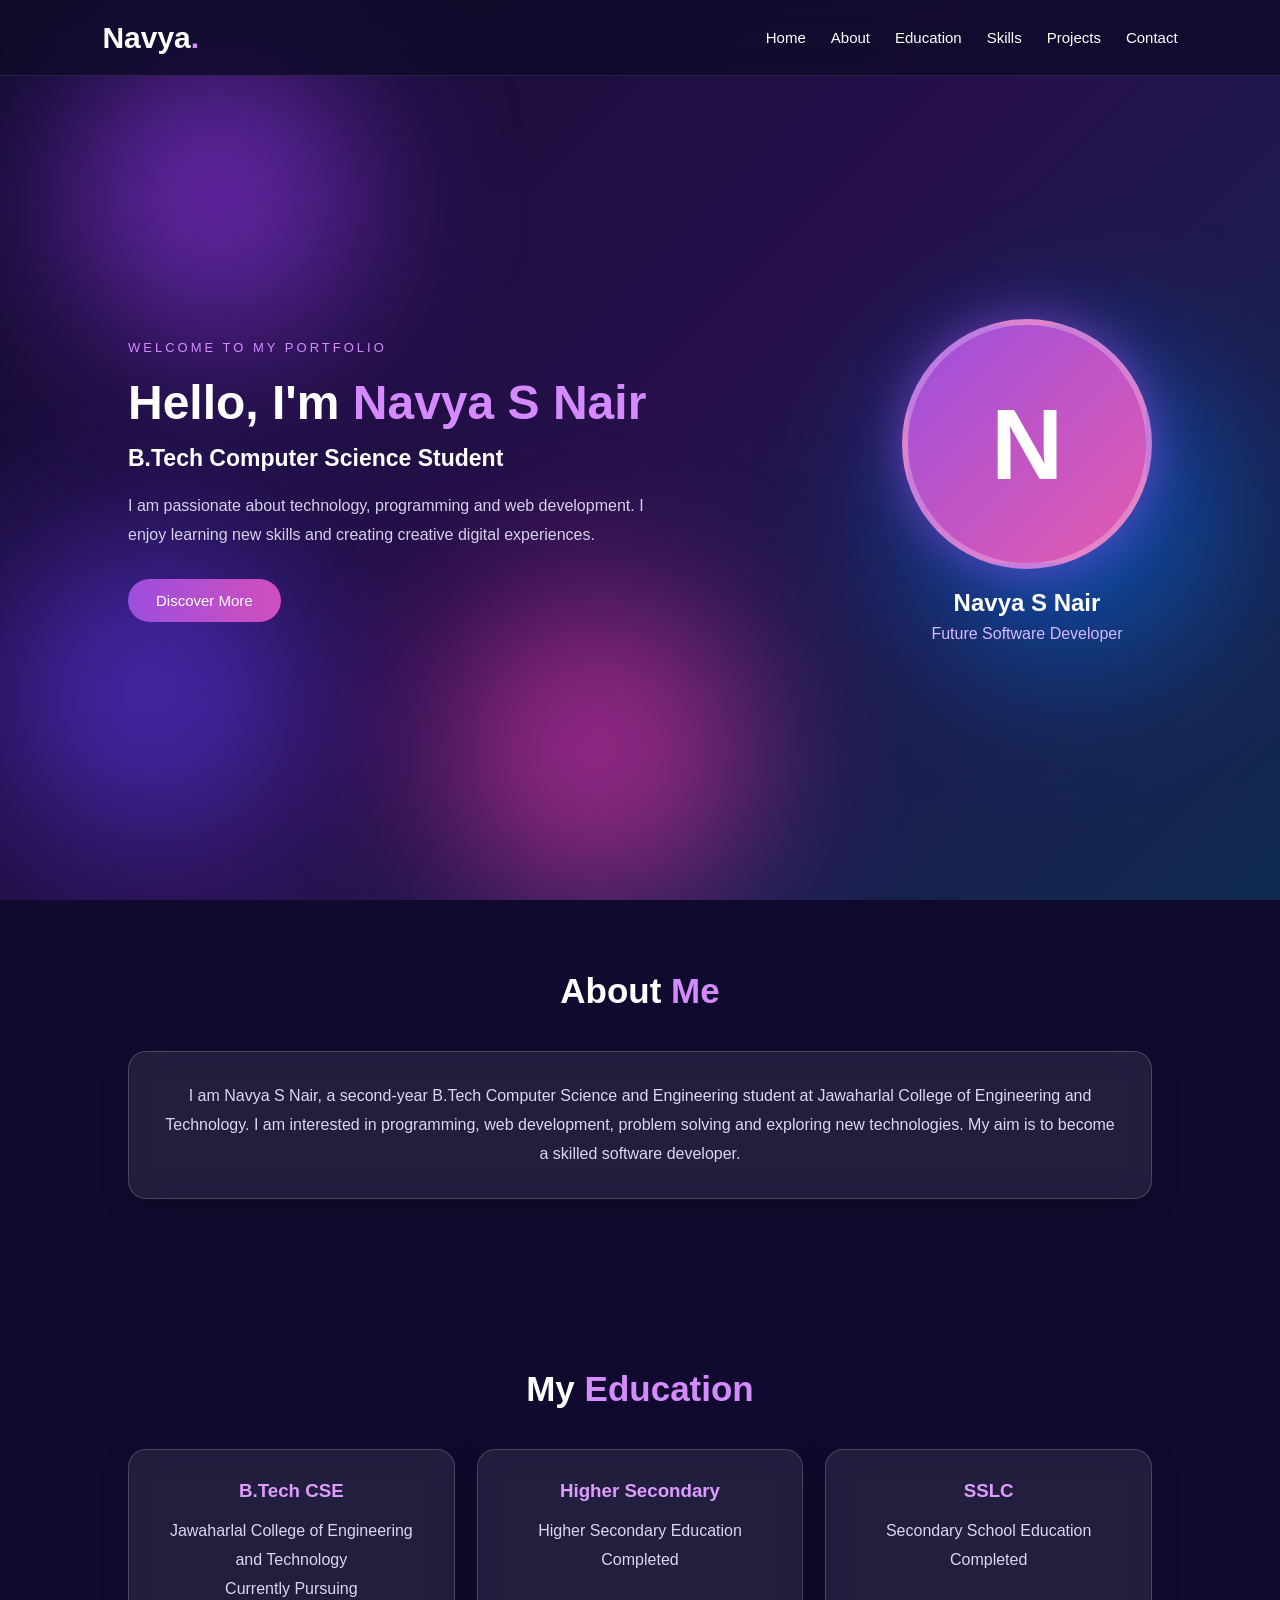
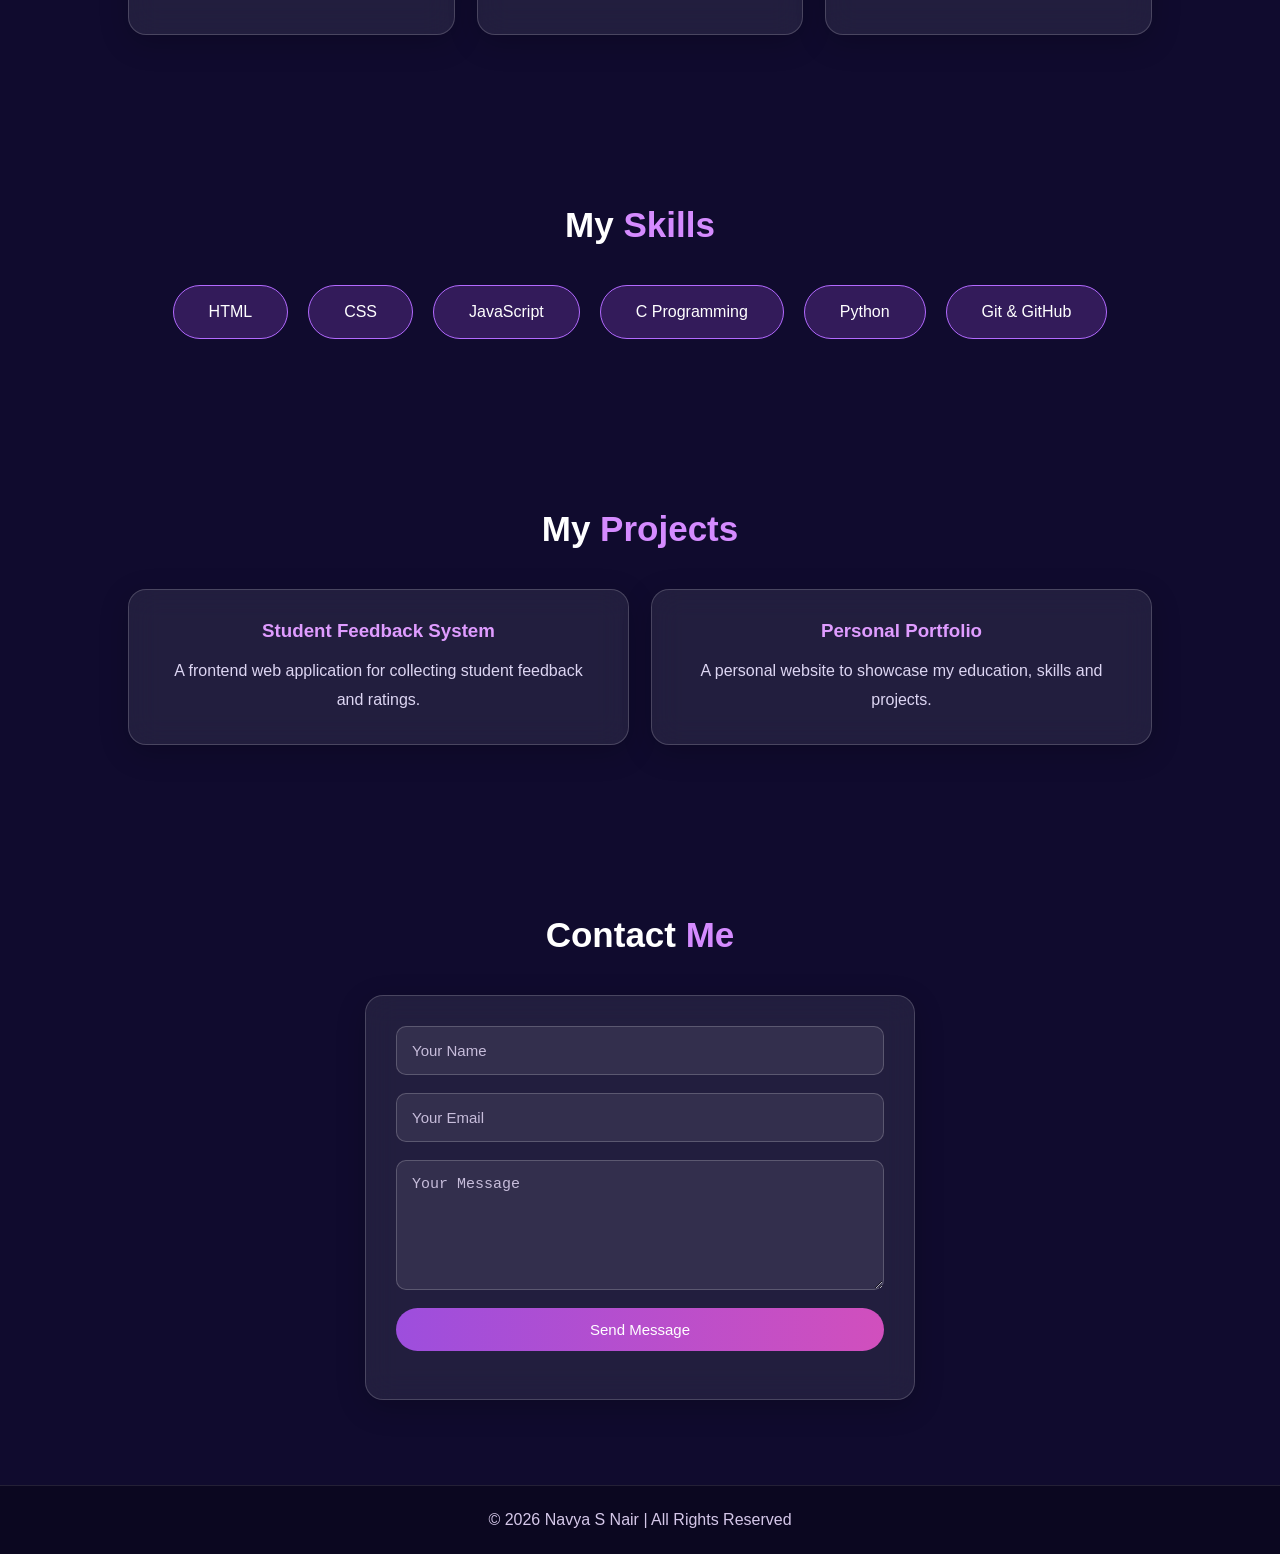
<file: index.html>
<!DOCTYPE html>
<html lang="en">
<head>
    <meta charset="UTF-8">
    <meta name="viewport" content="width=device-width, initial-scale=1.0">
    <title>Navya S Nair | Portfolio</title>
    <link rel="stylesheet" href="style.css">
</head>
<body>

    <div class="background">
        <span></span>
        <span></span>
        <span></span>
        <span></span>
    </div>

    <header>
        <nav class="navbar">
            <h2 class="logo">Navya<span>.</span></h2>

            <button class="menu-btn" id="menuBtn">☰</button>

            <ul id="navLinks">
                <li><a href="#home">Home</a></li>
                <li><a href="#about">About</a></li>
                <li><a href="#education">Education</a></li>
                <li><a href="#skills">Skills</a></li>
                <li><a href="#projects">Projects</a></li>
                <li><a href="#contact">Contact</a></li>
            </ul>
        </nav>
    </header>

    <section id="home" class="home">
        <div class="home-content">
            <p class="welcome">WELCOME TO MY PORTFOLIO</p>
            <h1>Hello, I'm <span>Navya S Nair</span></h1>
            <h2>B.Tech Computer Science Student</h2>
            <p class="intro">
                I am passionate about technology, programming
                and web development. I enjoy learning new skills
                and creating creative digital experiences.
            </p>
            <a href="#about" class="btn">Discover More</a>
        </div>

        <div class="profile">
            <div class="profile-circle">N</div>
            <h2>Navya S Nair</h2>
            <p>Future Software Developer</p>
        </div>
    </section>

    <section id="about" class="section">
        <h2>About <span>Me</span></h2>
        <div class="glass-card">
            <p>
                I am Navya S Nair, a second-year B.Tech Computer
                Science and Engineering student at Jawaharlal
                College of Engineering and Technology.

                I am interested in programming, web development,
                problem solving and exploring new technologies.
                My aim is to become a skilled software developer.
            </p>
        </div>
    </section>

    <section id="education" class="section">
        <h2>My <span>Education</span></h2>

        <div class="cards">
            <div class="glass-card">
                <h3>B.Tech CSE</h3>
                <p>Jawaharlal College of Engineering and Technology</p>
                <p>Currently Pursuing</p>
            </div>

            <div class="glass-card">
                <h3>Higher Secondary</h3>
                <p>Higher Secondary Education</p>
                <p>Completed</p>
            </div>

            <div class="glass-card">
                <h3>SSLC</h3>
                <p>Secondary School Education</p>
                <p>Completed</p>
            </div>
        </div>
    </section>

    <section id="skills" class="section">
        <h2>My <span>Skills</span></h2>

        <div class="skills">
            <div class="skill">HTML</div>
            <div class="skill">CSS</div>
            <div class="skill">JavaScript</div>
            <div class="skill">C Programming</div>
            <div class="skill">Python</div>
            <div class="skill">Git & GitHub</div>
        </div>
    </section>

    <section id="projects" class="section">
        <h2>My <span>Projects</span></h2>

        <div class="cards">
            <div class="glass-card">
                <h3>Student Feedback System</h3>
                <p>A frontend web application for collecting student feedback and ratings.</p>
            </div>

            <div class="glass-card">
                <h3>Personal Portfolio</h3>
                <p>A personal website to showcase my education, skills and projects.</p>
            </div>
        </div>
    </section>

    <section id="contact" class="section">
        <h2>Contact <span>Me</span></h2>

        <form id="contactForm" class="glass-card">
            <input type="text" placeholder="Your Name" required>
            <input type="email" placeholder="Your Email" required>
            <textarea placeholder="Your Message" required></textarea>
            <button type="submit" class="btn">Send Message</button>
            <p id="message"></p>
        </form>
    </section>

    <footer>
        <p>© 2026 Navya S Nair | All Rights Reserved</p>
    </footer>

    <script src="script.js"></script>
</body>
</html>
</file>
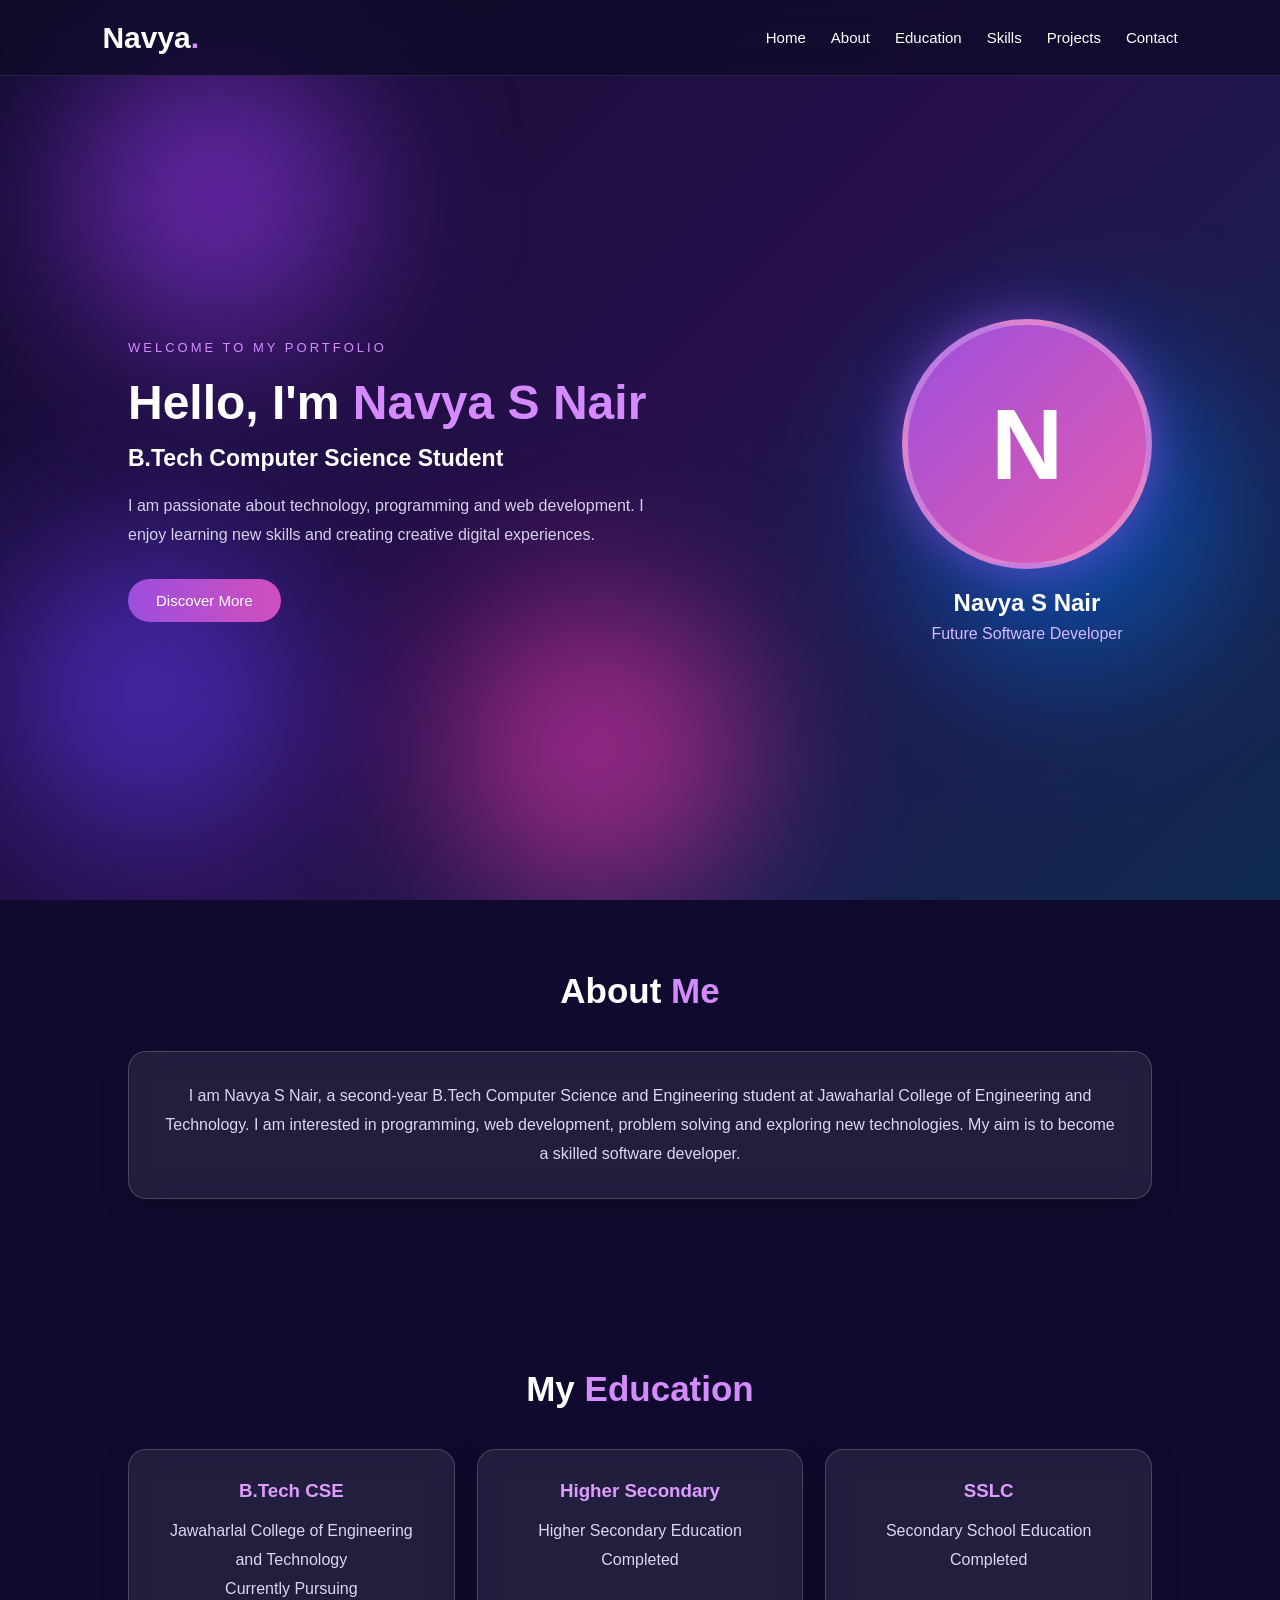
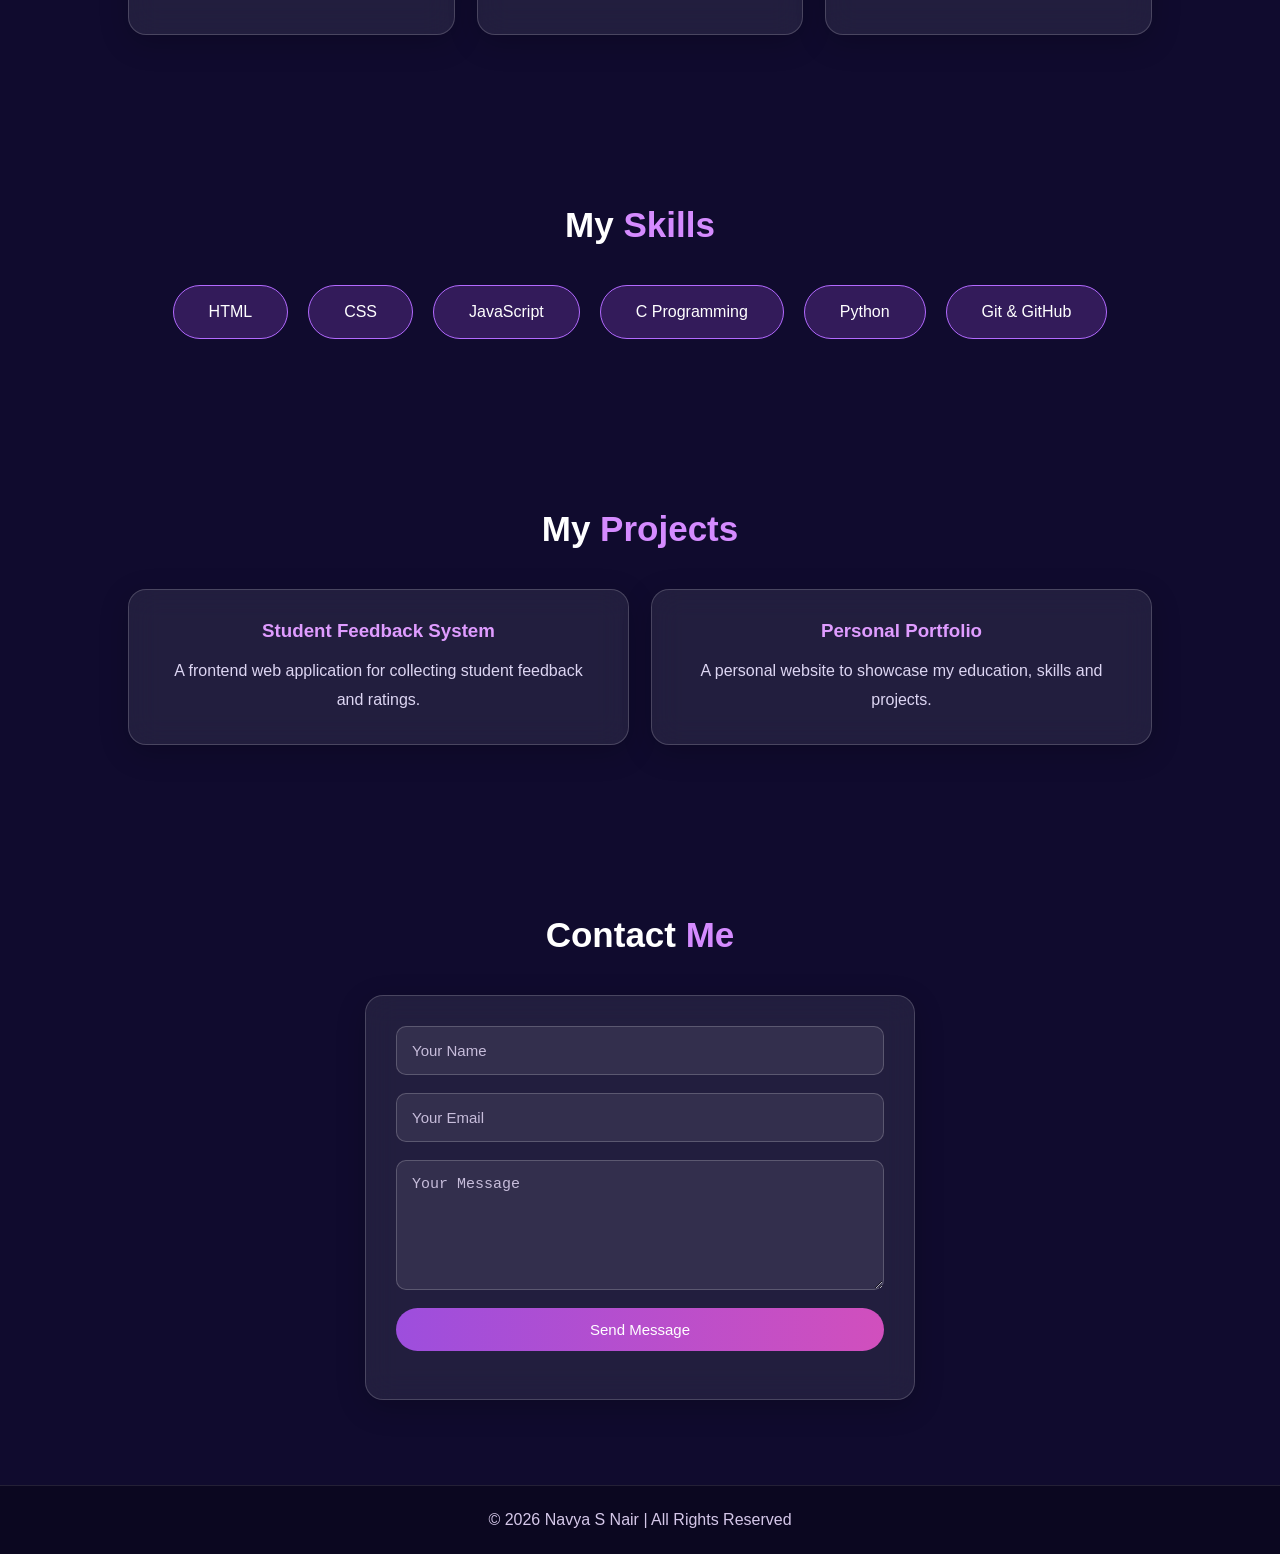
<file: index - Copy.html>
<!DOCTYPE html>
<html lang="en">
<head>
    <meta charset="UTF-8">
    <meta name="viewport" content="width=device-width, initial-scale=1.0">
    <title>I am Navya S Nair | Portfolio</title>
    <link rel="stylesheet" href="style.css">
</head>
<body>

    <div class="background">
        <span></span>
        <span></span>
        <span></span>
        <span></span>
    </div>

    <header>
        <nav class="navbar">
            <h2 class="logo">Navya<span>.</span></h2>

            <button class="menu-btn" id="menuBtn">☰</button>

            <ul id="navLinks">
                <li><a href="#home">Home</a></li>
                <li><a href="#about">About</a></li>
                <li><a href="#education">Education</a></li>
                <li><a href="#skills">Skills</a></li>
                <li><a href="#projects">Projects</a></li>
                <li><a href="#contact">Contact</a></li>
            </ul>
        </nav>
    </header>

    <section id="home" class="home">
        <div class="home-content">
            <p class="welcome">WELCOME TO MY PORTFOLIO</p>
            <h1>Hello, I'm <span>Navya S Nair</span></h1>
            <h2>B.Tech Computer Science Student</h2>
            <p class="intro">
                I am passionate about technology, programming
                and web development. I enjoy learning new skills
                and creating creative digital experiences.
            </p>
            <a href="#about" class="btn">Discover More</a>
        </div>

        <div class="profile">
            <div class="profile-circle">N</div>
            <h2>Navya S Nair</h2>
            <p>Future Software Developer</p>
        </div>
    </section>

    <section id="about" class="section">
        <h2>About <span>Me</span></h2>
        <div class="glass-card">
            <p>
                I am Navya S Nair, a second-year B.Tech Computer
                Science and Engineering student at Jawaharlal
                College of Engineering and Technology.

                I am interested in programming, web development,
                problem solving and exploring new technologies.
                My aim is to become a skilled software developer.
            </p>
        </div>
    </section>

    <section id="education" class="section">
        <h2>My <span>Education</span></h2>

        <div class="cards">
            <div class="glass-card">
                <h3>B.Tech CSE</h3>
                <p>Jawaharlal College of Engineering and Technology</p>
                <p>Currently Pursuing</p>
            </div>

            <div class="glass-card">
                <h3>Higher Secondary</h3>
                <p>Higher Secondary Education</p>
                <p>Completed</p>
            </div>

            <div class="glass-card">
                <h3>SSLC</h3>
                <p>Secondary School Education</p>
                <p>Completed</p>
            </div>
        </div>
    </section>

    <section id="skills" class="section">
        <h2>My <span>Skills</span></h2>

        <div class="skills">
            <div class="skill">HTML</div>
            <div class="skill">CSS</div>
            <div class="skill">JavaScript</div>
            <div class="skill">C Programming</div>
            <div class="skill">Python</div>
            <div class="skill">Git & GitHub</div>
        </div>
    </section>

    <section id="projects" class="section">
        <h2>My <span>Projects</span></h2>

        <div class="cards">
            <div class="glass-card">
                <h3>Student Feedback System</h3>
                <p>A frontend web application for collecting student feedback and ratings.</p>
            </div>

            <div class="glass-card">
                <h3>Personal Portfolio</h3>
                <p>A personal website to showcase my education, skills and projects.</p>
            </div>
        </div>
    </section>

    <section id="contact" class="section">
        <h2>Contact <span>Me</span></h2>

        <form id="contactForm" class="glass-card">
            <input type="text" placeholder="Your Name" required>
            <input type="email" placeholder="Your Email" required>
            <textarea placeholder="Your Message" required></textarea>
            <button type="submit" class="btn">Send Message</button>
            <p id="message"></p>
        </form>
    </section>

    <footer>
        <p>© 2026 Navya S Nair | All Rights Reserved</p>
    </footer>

    <script src="script.js"></script>
</body>
</html>
</file>
<file: style.css>
* {
    margin: 0;
    padding: 0;
    box-sizing: border-box;
    scroll-behavior: smooth;
}

body {
    font-family: 'Segoe UI', Arial, sans-serif;
    color: white;
    background: #100b2e;
    overflow-x: hidden;
}

/* Animated background */

.background {
    position: fixed;
    inset: 0;
    z-index: -1;
    overflow: hidden;
    background: linear-gradient(135deg, #100b2e, #26104b, #102b50);
}

.background span {
    position: absolute;
    width: 300px;
    height: 300px;
    border-radius: 50%;
    filter: blur(80px);
    opacity: 0.55;
    animation: float 10s infinite alternate ease-in-out;
}

.background span:nth-child(1) {
    background: #a13cff;
    top: 5%;
    left: 5%;
}

.background span:nth-child(2) {
    background: #007cff;
    top: 40%;
    right: 5%;
    animation-delay: 2s;
}

.background span:nth-child(3) {
    background: #ff38b8;
    bottom: 0;
    left: 35%;
    animation-delay: 4s;
}

.background span:nth-child(4) {
    background: #643cff;
    top: 60%;
    left: 0;
    animation-delay: 3s;
}

@keyframes float {
    from {
        transform: translate(0, 0) scale(1);
    }
    to {
        transform: translate(70px, -50px) scale(1.3);
    }
}

/* Navigation */

header {
    position: sticky;
    top: 0;
    z-index: 100;
    background: rgba(15, 10, 40, 0.8);
    backdrop-filter: blur(15px);
    border-bottom: 1px solid rgba(255,255,255,0.1);
}

.navbar {
    min-height: 75px;
    padding: 15px 8%;
    display: flex;
    align-items: center;
    justify-content: space-between;
}

.logo {
    font-size: 30px;
    color: white;
}

.logo span,
.section h2 span {
    color: #d58bff;
}

.navbar ul {
    display: flex;
    gap: 25px;
    list-style: none;
}

.navbar ul a {
    text-decoration: none;
    color: white;
    font-size: 15px;
    transition: 0.3s;
}

.navbar ul a:hover {
    color: #e19cff;
}

.menu-btn {
    display: none;
    color: white;
    background: transparent;
    border: none;
    font-size: 26px;
    cursor: pointer;
}

/* Home section */

.home {
    min-height: 90vh;
    padding: 70px 10%;
    display: flex;
    justify-content: space-between;
    align-items: center;
    gap: 40px;
}

.welcome {
    color: #d58bff;
    letter-spacing: 3px;
    font-size: 13px;
    margin-bottom: 20px;
}

.home-content h1 {
    font-size: 48px;
    margin-bottom: 15px;
}

.home-content h1 span {
    color: #d58bff;
}

.home-content h2 {
    font-size: 23px;
    margin-bottom: 20px;
}

.intro {
    max-width: 550px;
    line-height: 1.8;
    color: #d6d1e9;
    margin-bottom: 30px;
}

.btn {
    display: inline-block;
    background: linear-gradient(90deg, #9d4edd, #d14fbd);
    border: none;
    padding: 13px 28px;
    color: white;
    text-decoration: none;
    border-radius: 30px;
    font-size: 15px;
    cursor: pointer;
    transition: 0.3s;
}

.btn:hover {
    transform: translateY(-4px);
    box-shadow: 0 5px 25px #a64dff;
}

/* Profile circle */

.profile {
    text-align: center;
}

.profile-circle {
    width: 250px;
    height: 250px;
    border-radius: 50%;
    display: grid;
    place-items: center;
    margin: auto auto 20px;
    font-size: 100px;
    font-weight: bold;
    color: white;
    background: linear-gradient(135deg, #9d4edd, #e45cae);
    border: 6px solid rgba(255,255,255,0.25);
    box-shadow: 0 0 50px rgba(180,80,255,0.5);
}

.profile p {
    color: #d5b8ff;
    margin-top: 8px;
}

/* Common sections */

.section {
    padding: 85px 10%;
    text-align: center;
}

.section h2 {
    font-size: 35px;
    margin-bottom: 40px;
}

/* Glass cards */

.glass-card {
    background: rgba(255,255,255,0.08);
    border: 1px solid rgba(255,255,255,0.18);
    backdrop-filter: blur(15px);
    border-radius: 18px;
    padding: 30px;
    box-shadow: 0 8px 30px rgba(0,0,0,0.2);
    transition: 0.3s;
}

.glass-card:hover {
    transform: translateY(-7px);
    border-color: #c77dff;
}

.glass-card p {
    line-height: 1.8;
    color: #ddd6f3;
}

/* Education and projects */

.cards {
    display: grid;
    grid-template-columns: repeat(auto-fit, minmax(220px, 1fr));
    gap: 22px;
}

.cards h3 {
    color: #df9cff;
    margin-bottom: 15px;
}

/* Skills */

.skills {
    display: flex;
    justify-content: center;
    flex-wrap: wrap;
    gap: 20px;
}

.skill {
    padding: 17px 35px;
    background: rgba(157,78,221,0.25);
    border: 1px solid #b36aff;
    border-radius: 30px;
    transition: 0.3s;
}

.skill:hover {
    background: #9d4edd;
    transform: scale(1.08);
}

/* Contact */

form {
    max-width: 550px;
    margin: auto;
    display: flex;
    flex-direction: column;
    gap: 18px;
}

input, textarea {
    width: 100%;
    padding: 15px;
    border-radius: 10px;
    border: 1px solid rgba(255,255,255,0.2);
    background: rgba(255,255,255,0.08);
    color: white;
    font-size: 15px;
    outline: none;
}

input::placeholder,
textarea::placeholder {
    color: #c7bddb;
}

textarea {
    height: 130px;
    resize: vertical;
}

#message {
    color: #9dffbd;
}

/* Footer */

footer {
    text-align: center;
    padding: 25px;
    background: rgba(0,0,0,0.3);
    color: #d5c7e9;
    border-top: 1px solid rgba(255,255,255,0.1);
}

/* Mobile responsive */

@media (max-width: 850px) {

    .navbar {
        padding: 15px 6%;
    }

    .menu-btn {
        display: block;
    }

    .navbar ul {
        display: none;
        position: absolute;
        top: 75px;
        left: 0;
        width: 100%;
        padding: 25px;
        background: #17102f;
        flex-direction: column;
        align-items: center;
    }

    .navbar ul.active {
        display: flex;
    }

    .home {
        flex-direction: column;
        text-align: center;
        padding: 70px 6%;
    }

    .home-content h1 {
        font-size: 36px;
    }

    .profile-circle {
        width: 190px;
        height: 190px;
        font-size: 75px;
    }

    .section {
        padding: 65px 6%;
    }
}

@media (max-width: 450px) {
    .home-content h1 {
        font-size: 30px;
    }

    .section h2 {
        font-size: 28px;
    }

    .glass-card {
        padding: 22px;
    }
}
</file>
